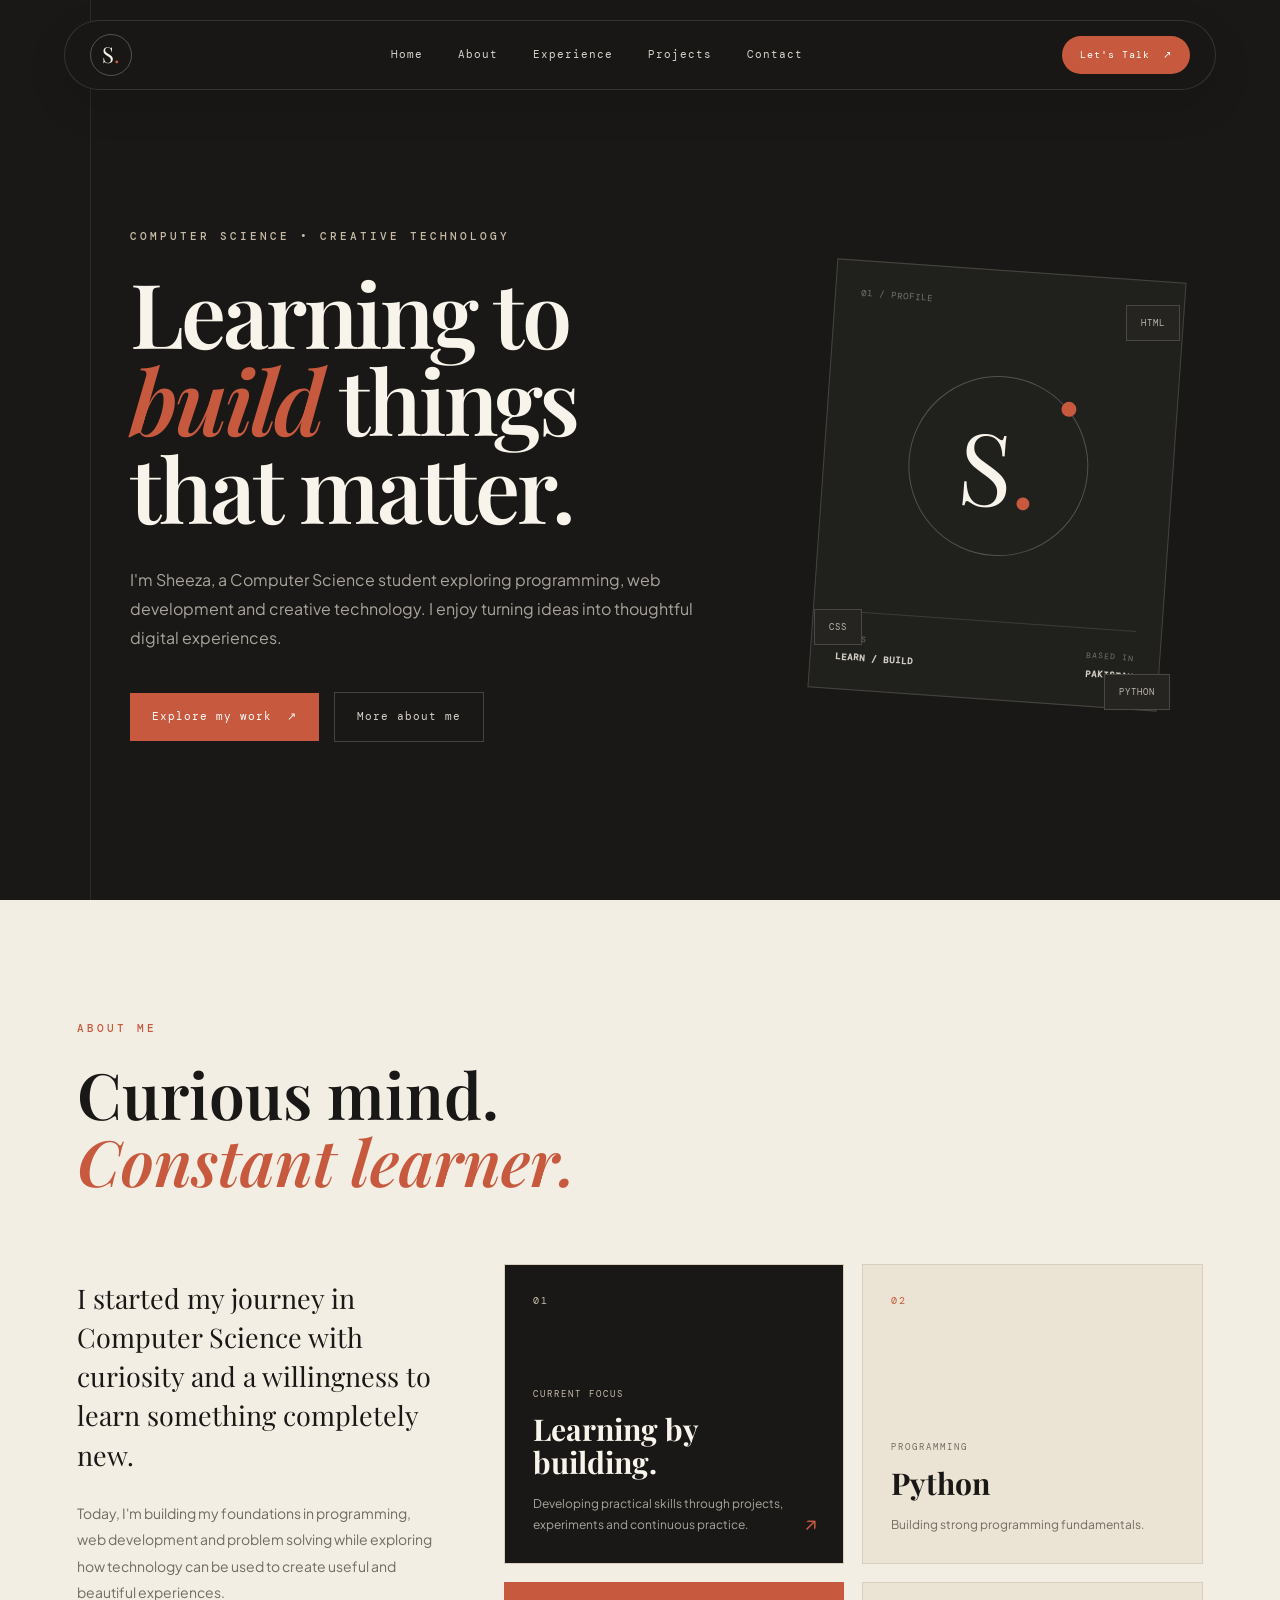
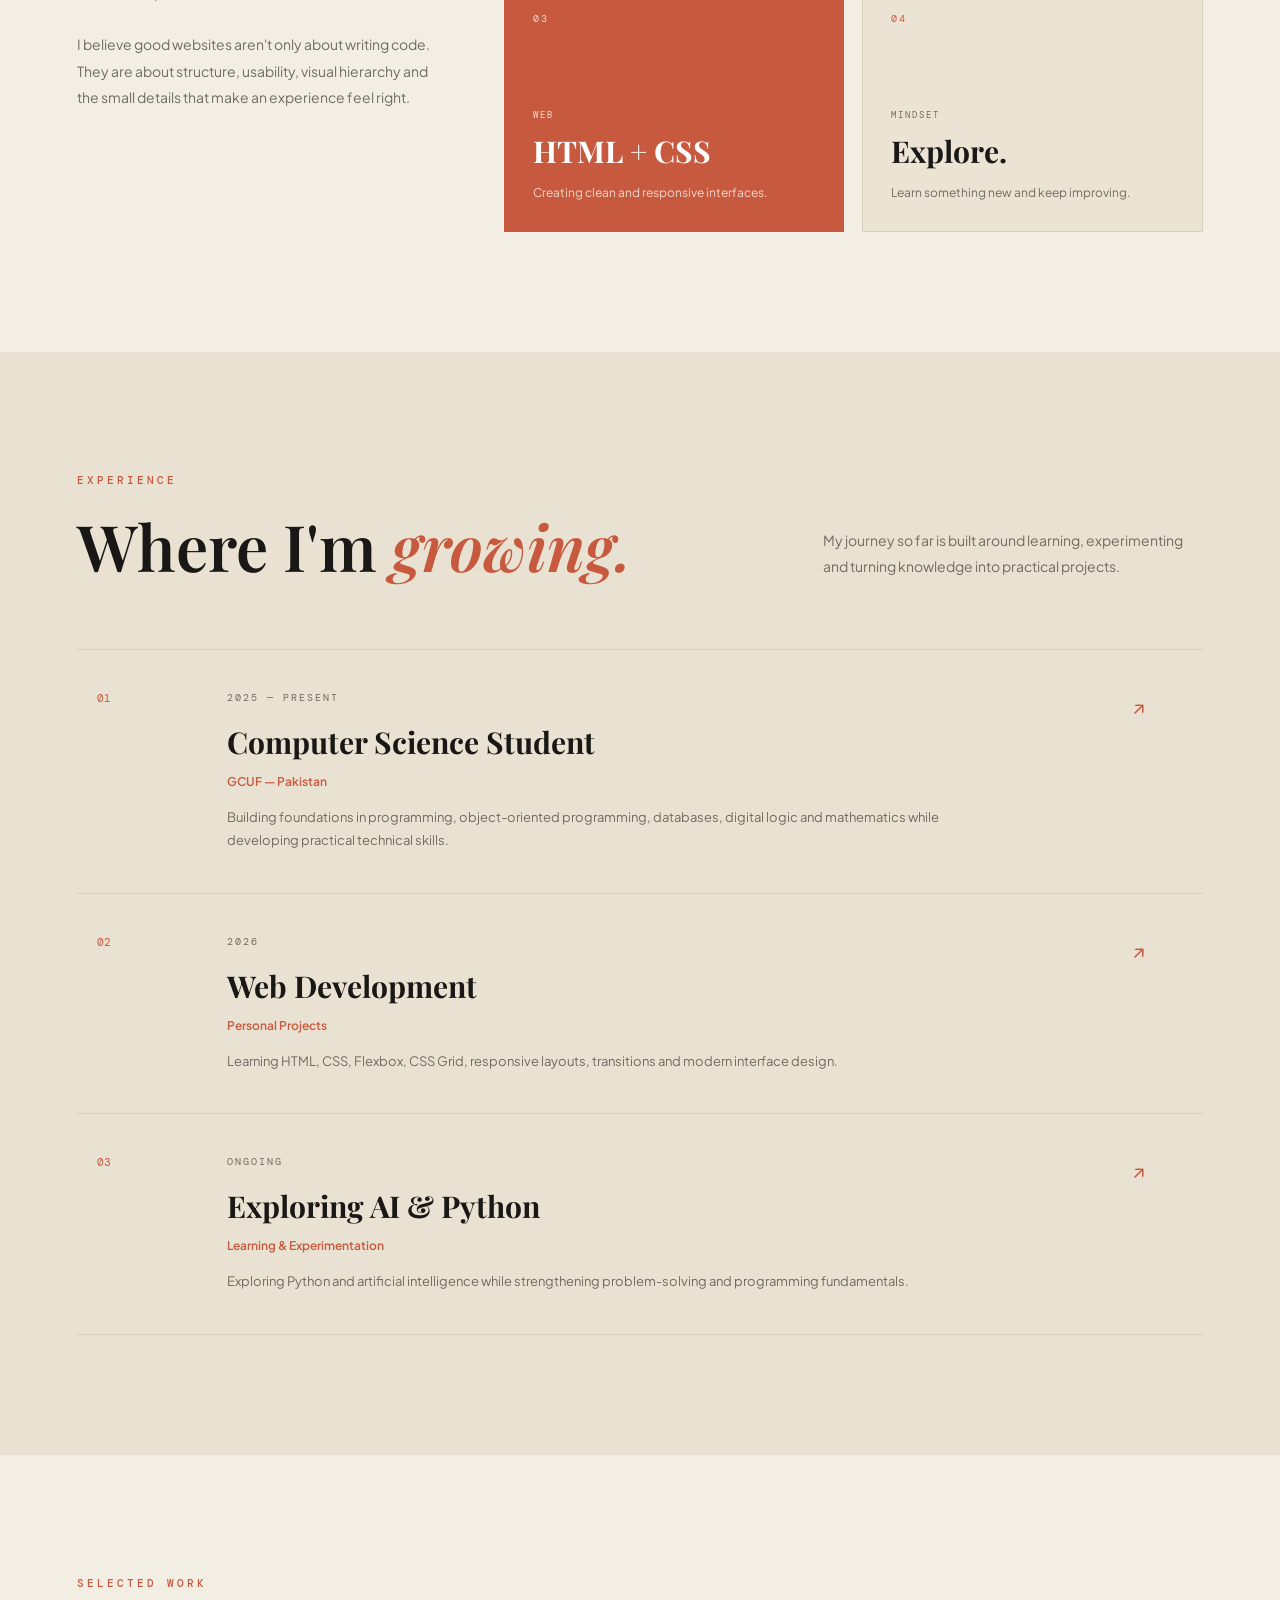
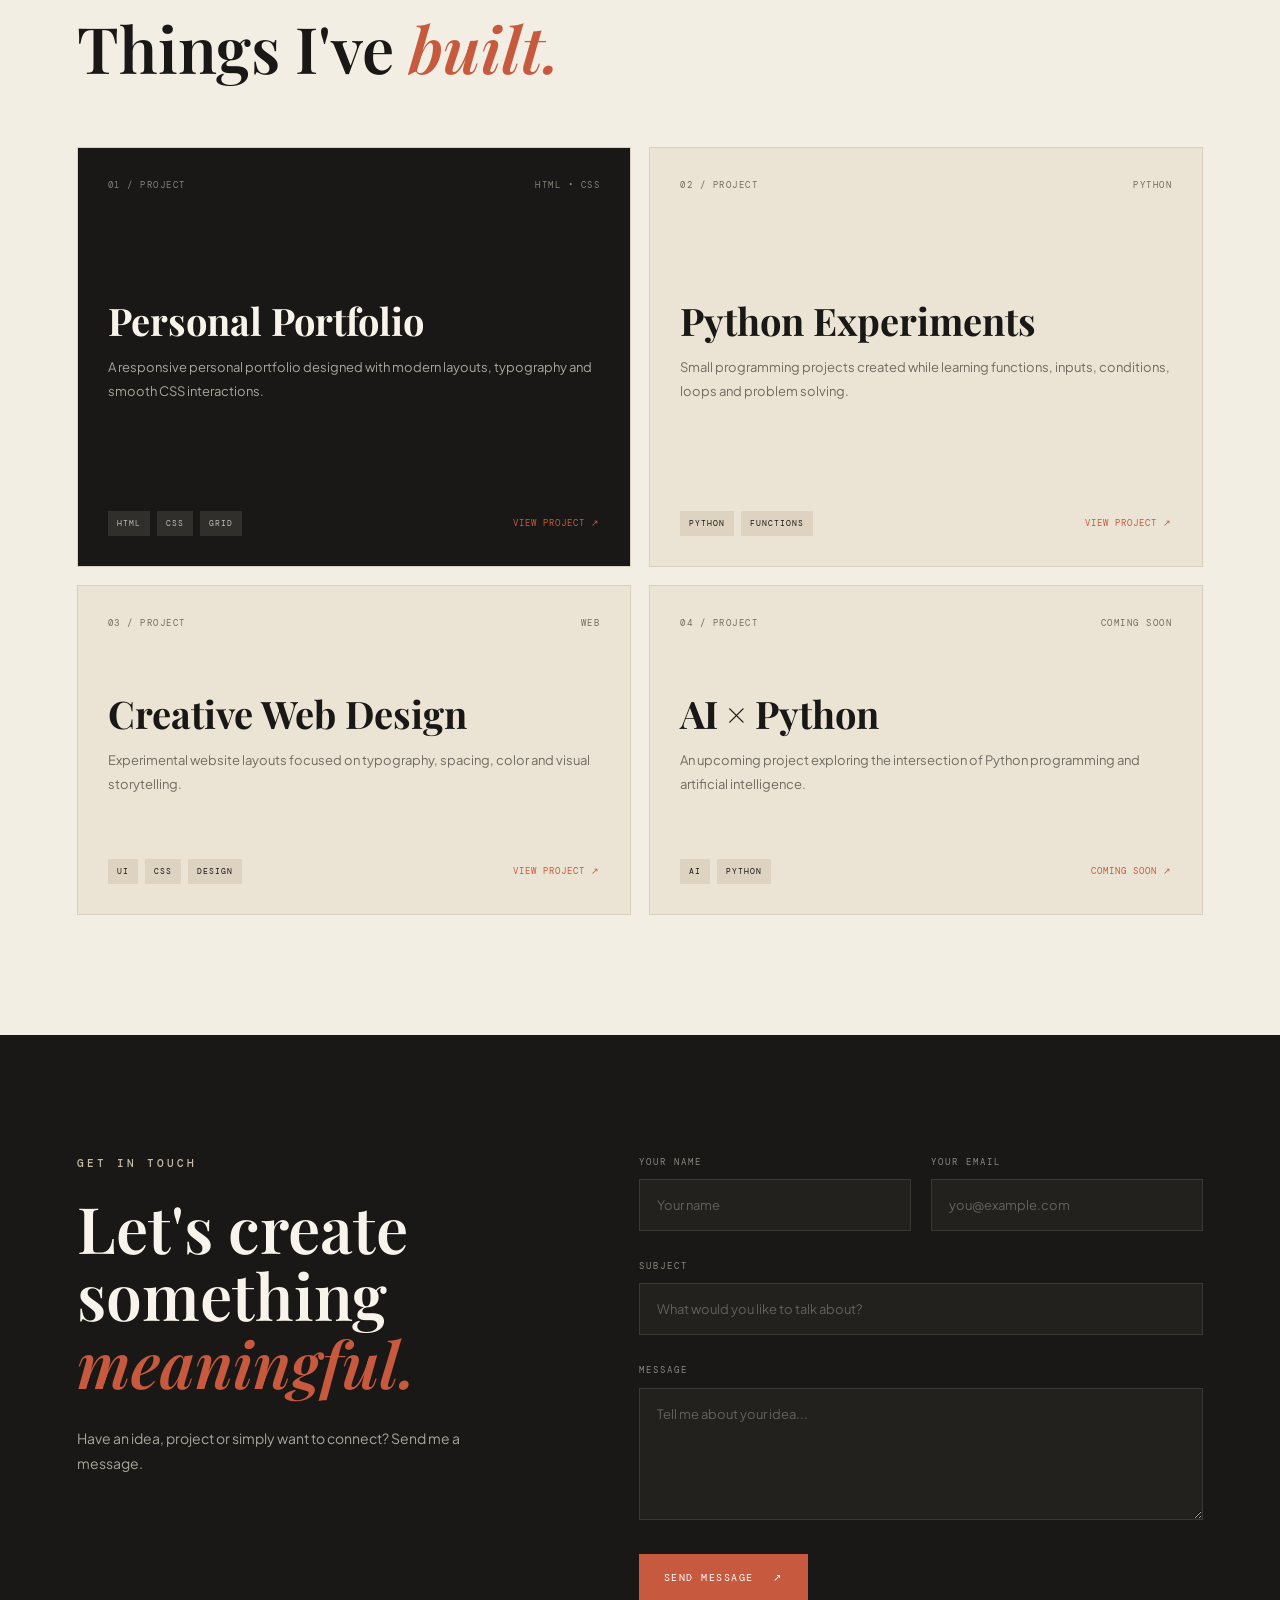
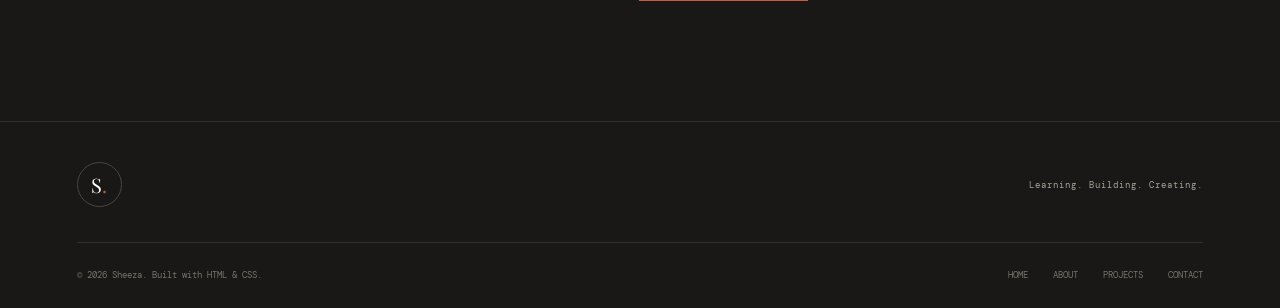
<file: index.html>
<!DOCTYPE html>
<html lang="en">

<head>
    <meta charset="UTF-8">
    <meta name="viewport" content="width=device-width, initial-scale=1.0">

    <title>Sheeza | Computer Science Student</title>

    <!-- Google Font -->
    <link rel="preconnect" href="https://fonts.googleapis.com">
    <link rel="preconnect" href="https://fonts.gstatic.com" crossorigin>

    <link href="https://fonts.googleapis.com/css2?family=DM+Mono:wght@400;500&family=Playfair+Display:wght@500;600;700&family=Plus+Jakarta+Sans:wght@400;500;600;700&display=swap"
        rel="stylesheet">

    <link rel="stylesheet" href="practice.css">
</head>

<body>

          <!-- Nav bar -->

    <header class="navbar">

        <a href="#home" class="logo">
            S<span>.</span>
        </a>

        <nav class="nav-links">
            <a href="#home">Home</a>
            <a href="#about">About</a>
            <a href="#experience">Experience</a>
            <a href="#projects">Projects</a>
            <a href="#contact">Contact</a>
        </nav>

        <a href="#contact" class="nav-button">
            Let's Talk <span>↗</span>
        </a>

    </header>


    <main>

        <!-- hero section -->

        <section class="hero" id="home">

            <div class="hero-content">

                <p class="eyebrow">
                    COMPUTER SCIENCE • CREATIVE TECHNOLOGY
                </p>

                <h1>
                    Learning to
                    <span>build</span>
                    things that matter.
                </h1>

                <p class="hero-description">
                    I'm Sheeza, a Computer Science student exploring
                    programming, web development and creative technology.
                    I enjoy turning ideas into thoughtful digital experiences.
                </p>

                <div class="hero-buttons">

                    <a href="#projects" class="primary-button">
                        Explore my work
                        <span>↗</span>
                    </a>

                    <a href="#about" class="secondary-button">
                        More about me
                    </a>

                </div>

            </div>


            <!-- HERO VISUAL -->

            <div class="hero-visual">

                <div class="hero-card">

                    <div class="card-top">
                        <span>01 / PROFILE</span>
                        <span>2026</span>
                    </div>

                    <div class="card-symbol">
                        S<span>.</span>
                    </div>

                    <div class="card-bottom">
                        <div>
                            <small>FOCUS</small>
                            <strong>LEARN / BUILD</strong>
                        </div>

                        <div>
                            <small>BASED IN</small>
                            <strong>PAKISTAN</strong>
                        </div>
                    </div>

                </div>


                <div class="floating-note note-one">
                    HTML
                </div>

                <div class="floating-note note-two">
                    CSS
                </div>

                <div class="floating-note note-three">
                    PYTHON
                </div>

            </div>

        </section>


        <!-- ABOUT -->

        <section class="about section" id="about">

            <div class="section-heading">

                <p class="eyebrow">ABOUT ME</p>

                <h2>
                    Curious mind.
                    <br>
                    <span>Constant learner.</span>
                </h2>

            </div>


            <div class="about-grid">

                <!-- INTRODUCTION -->

                <article class="about-intro">

                    <p class="large-text">
                        I started my journey in Computer Science with
                        curiosity and a willingness to learn something
                        completely new.
                    </p>

                    <p>
                        Today, I'm building my foundations in programming,
                        web development and problem solving while exploring
                        how technology can be used to create useful and
                        beautiful experiences.
                    </p>

                    <p>
                        I believe good websites aren't only about writing
                        code. They are about structure, usability,
                        visual hierarchy and the small details that make
                        an experience feel right.
                    </p>

                </article>


                <!-- SKILLS -->

                <article class="about-card card-large">

                    <span class="card-number">01</span>

                    <div>
                        <p class="card-label">CURRENT FOCUS</p>

                        <h3>
                            Learning by
                            <br>
                            building.
                        </h3>

                        <p>
                            Developing practical skills through projects,
                            experiments and continuous practice.
                        </p>
                    </div>

                    <span class="arrow">↗</span>

                </article>


                <article class="about-card">

                    <span class="card-number">02</span>

                    <div>
                        <p class="card-label">PROGRAMMING</p>

                        <h3>Python</h3>

                        <p>
                            Building strong programming fundamentals.
                        </p>
                    </div>

                </article>


                <article class="about-card accent-card">

                    <span class="card-number">03</span>

                    <div>
                        <p class="card-label">WEB</p>

                        <h3>HTML + CSS</h3>

                        <p>
                            Creating clean and responsive interfaces.
                        </p>
                    </div>

                </article>


                <article class="about-card">

                    <span class="card-number">04</span>

                    <div>
                        <p class="card-label">MINDSET</p>

                        <h3>Explore.</h3>

                        <p>
                            Learn something new and keep improving.
                        </p>
                    </div>

                </article>

            </div>

        </section>


         <!-- EXPERIENCE  -->

        <section class="experience section" id="experience">

            <div class="experience-header">

                <div>
                    <p class="eyebrow">EXPERIENCE</p>

                    <h2>
                        Where I'm
                        <span>growing.</span>
                    </h2>
                </div>

                <p class="experience-intro">
                    My journey so far is built around learning,
                    experimenting and turning knowledge into practical
                    projects.
                </p>

            </div>


            <div class="timeline">

                <!-- EXPERIENCE 01 -->

                <article class="timeline-item">

                    <div class="timeline-number">
                        01
                    </div>

                    <div class="timeline-content">

                        <p class="timeline-date">
                            2025 — PRESENT
                        </p>

                        <h3>
                            Computer Science Student
                        </h3>

                        <p class="timeline-place">
                            GCUF — Pakistan
                        </p>

                        <p>
                            Building foundations in programming,
                            object-oriented programming, databases,
                            digital logic and mathematics while
                            developing practical technical skills.
                        </p>

                    </div>

                    <div class="timeline-arrow">
                        ↗
                    </div>

                </article>


                <!-- EXPERIENCE 02 -->

                <article class="timeline-item">

                    <div class="timeline-number">
                        02
                    </div>

                    <div class="timeline-content">

                        <p class="timeline-date">
                            2026
                        </p>

                        <h3>
                            Web Development
                        </h3>

                        <p class="timeline-place">
                            Personal Projects
                        </p>

                        <p>
                            Learning HTML, CSS, Flexbox, CSS Grid,
                            responsive layouts, transitions and
                            modern interface design.
                        </p>

                    </div>

                    <div class="timeline-arrow">
                        ↗
                    </div>

                </article>


                <!-- EXPERIENCE 03 -->

                <article class="timeline-item">

                    <div class="timeline-number">
                        03
                    </div>

                    <div class="timeline-content">

                        <p class="timeline-date">
                            ONGOING
                        </p>

                        <h3>
                            Exploring AI & Python
                        </h3>

                        <p class="timeline-place">
                            Learning & Experimentation
                        </p>

                        <p>
                            Exploring Python and artificial intelligence
                            while strengthening problem-solving and
                            programming fundamentals.
                        </p>

                    </div>

                    <div class="timeline-arrow">
                        ↗
                    </div>

                </article>

            </div>

        </section>


        <!-- PROJECTS -->

        <section class="projects section" id="projects">

            <div class="section-heading">

                <p class="eyebrow">SELECTED WORK</p>

                <h2>
                    Things I've
                    <span>built.</span>
                </h2>

            </div>


            <div class="projects-grid">

                <!-- PROJECT 01 -->

                <article class="project-card project-one">

                    <div class="project-top">

                        <span>01 / PROJECT</span>

                        <span>HTML • CSS</span>

                    </div>

                    <div class="project-content">

                        <h3>
                            Personal Portfolio
                        </h3>

                        <p>
                            A responsive personal portfolio designed
                            with modern layouts, typography and
                            smooth CSS interactions.
                        </p>

                    </div>

                    <div class="project-bottom">

                        <div class="tags">
                            <span>HTML</span>
                            <span>CSS</span>
                            <span>GRID</span>
                        </div>

                        <a href="#">
                            VIEW PROJECT ↗
                        </a>

                    </div>

                </article>


                <!-- PROJECT 02 -->

                <article class="project-card project-two">

                    <div class="project-top">

                        <span>02 / PROJECT</span>

                        <span>PYTHON</span>

                    </div>

                    <div class="project-content">

                        <h3>
                            Python Experiments
                        </h3>

                        <p>
                            Small programming projects created while
                            learning functions, inputs, conditions,
                            loops and problem solving.
                        </p>

                    </div>

                    <div class="project-bottom">

                        <div class="tags">
                            <span>PYTHON</span>
                            <span>FUNCTIONS</span>
                        </div>

                        <a href="#">
                            VIEW PROJECT ↗
                        </a>

                    </div>

                </article>


                <!-- PROJECT 03 -->

                <article class="project-card project-three">

                    <div class="project-top">

                        <span>03 / PROJECT</span>

                        <span>WEB</span>

                    </div>

                    <div class="project-content">

                        <h3>
                            Creative Web Design
                        </h3>

                        <p>
                            Experimental website layouts focused on
                            typography, spacing, color and visual
                            storytelling.
                        </p>

                    </div>

                    <div class="project-bottom">

                        <div class="tags">
                            <span>UI</span>
                            <span>CSS</span>
                            <span>DESIGN</span>
                        </div>

                        <a href="#">
                            VIEW PROJECT ↗
                        </a>

                    </div>

                </article>


                <!-- PROJECT 04 -->

                <article class="project-card project-four">

                    <div class="project-top">

                        <span>04 / PROJECT</span>

                        <span>COMING SOON</span>

                    </div>

                    <div class="project-content">

                        <h3>
                            AI × Python
                        </h3>

                        <p>
                            An upcoming project exploring the intersection
                            of Python programming and artificial intelligence.
                        </p>

                    </div>

                    <div class="project-bottom">

                        <div class="tags">
                            <span>AI</span>
                            <span>PYTHON</span>
                        </div>

                        <a href="#">
                            COMING SOON ↗
                        </a>

                    </div>

                </article>

            </div>

        </section>


        <!-- CONTACT  -->

        <section class="contact section" id="contact">

            <div class="contact-heading">

                <p class="eyebrow">GET IN TOUCH</p>

                <h2>
                    Let's create
                    <br>
                    something <span>meaningful.</span>
                </h2>

                <p>
                    Have an idea, project or simply want to connect?
                    Send me a message.
                </p>

            </div>


            <form class="contact-form">

                <div class="form-row">

                    <div class="form-group">

                        <label for="name">
                            YOUR NAME
                        </label>

                        <input
                            type="text"
                            id="name"
                            placeholder="Your name"
                        >

                    </div>


                    <div class="form-group">

                        <label for="email">
                            YOUR EMAIL
                        </label>

                        <input
                            type="email"
                            id="email"
                            placeholder="you@example.com"
                        >

                    </div>

                </div>


                <div class="form-group">

                    <label for="subject">
                        SUBJECT
                    </label>

                    <input
                        type="text"
                        id="subject"
                        placeholder="What would you like to talk about?"
                    >

                </div>


                <div class="form-group">

                    <label for="message">
                        MESSAGE
                    </label>

                    <textarea
                        id="message"
                        rows="6"
                        placeholder="Tell me about your idea..."
                    ></textarea>

                </div>


                <button type="submit" class="submit-button">
                    SEND MESSAGE
                    <span>↗</span>
                </button>

            </form>

        </section>

    </main>


    <!-- FOOTER -->

    <footer>

        <div class="footer-top">

            <a href="#home" class="footer-logo">
                S<span>.</span>
            </a>

            <p>
                Learning. Building. Creating.
            </p>

        </div>


        <div class="footer-bottom">

            <p>
                © 2026 Sheeza. Built with HTML & CSS.
            </p>

            <div class="footer-links">

                <a href="#home">HOME</a>
                <a href="#about">ABOUT</a>
                <a href="#projects">PROJECTS</a>
                <a href="#contact">CONTACT</a>

            </div>

        </div>

    </footer>

</body>

</html>
</file>
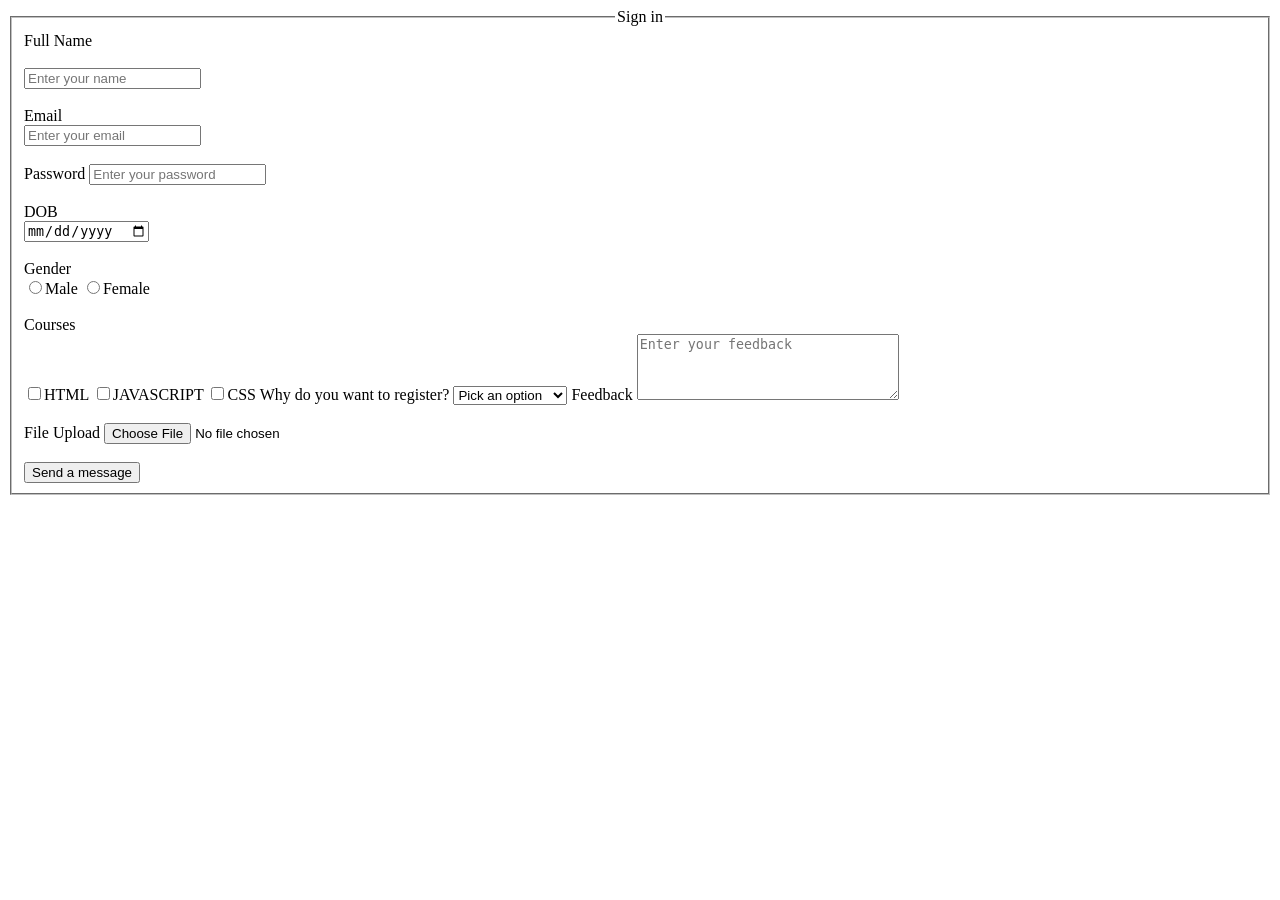
<file: flex.html>
<!DOCTYPE html>
<html lang="en">
<head>
    <meta charset="UTF-8">
    <meta name="viewport" content="width=device-width, initial-scale=1.0">
    <title>Forms</title>
</head>
<body>
    <form>
        <fieldset>
        <legend style="text-align: center;">Sign in</legend>


<label>Full Name</label> <br><br>
<input type="text" placeholder="Enter your name"><br><br>
<label>Email</label> <br>
<input type="email" placeholder="Enter your email"><br><br>
<label>Password</label>
<input type="password" placeholder="Enter your password"><br><br>

<label>DOB</label> <br>
<input type="date"><br><br>
<label>Gender</label> <br>
<input type="radio" name="gender">Male
<input type="radio" name="gender">Female
<br><br>
   <label>Courses</label><br>
   <input type="checkbox">HTML
   <input type="checkbox">JAVASCRIPT
   <input type="checkbox">CSS 

<label>Why do you want to register?</label>
<select name="reason" id="course">
    <option selected disabled>Pick an option</option>
    <option>I want to learn</option>
    <option>I want to upskill</option>
    <option>I want to earn</option>
</select>
<label>Feedback</label>
<textarea rows="4" cols="30" placeholder="Enter your feedback">
</textarea>
<br><br>

<label>File Upload</label>
<input type="file"><br><br>
<button type="submit">Send a message</button>
    </form>
</body>
</html>
</file>
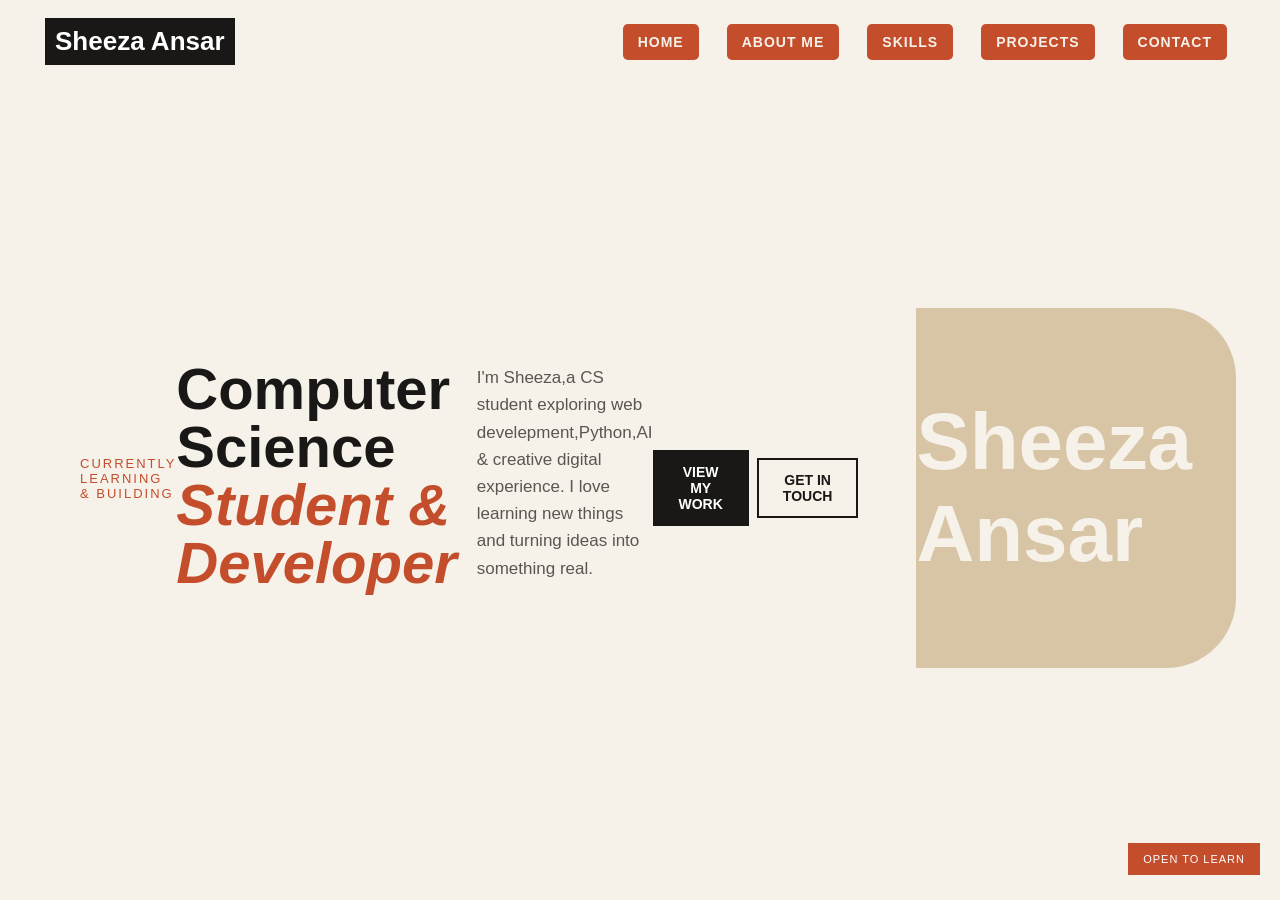
<file: new.html>
<!DOCTYPE html>
<html lang="en">
<head>
    <meta charset="UTF-8">
    <meta name="viewport" content="width=device-width, initial-scale=1.0">
    <title>Sheeza Ansar</title>
    <link rel="stylesheet" href="style.css">
</head>
<body>
    <!-- navbar -->
    <nav class="navbar">

    <div class="logo">
        <h2>Sheeza Ansar</h2>
    </div>

    <ul class="nav-links">
        <li class="nav-lists"><a href="#">Home</a></li>
        <li class="nav-lists"><a href="#">About Me</a></li>
        <li class="nav-lists"><a href="#">Skills</a></li>
        <li class="nav-lists"><a href="#">Projects</a></li>
        <li class="nav-lists"><a href="#">Contact</a></li>
    </ul>
</nav>
<!-- hero section -->
<section class="hero-section">
<div class="hero-section">
<p class="availability">CURRENTLY LEARNING & BUILDING</p>
<h1 class="hero-heading">Computer Science
    <span>Student & Developer</span>
</h1>
<p class="hero-para">I'm Sheeza,a CS student exploring web develepment,Python,AI & creative digital experience.
I love learning new things and turning ideas into something real.
</p>
<button id="btn1">VIEW MY WORK</button>
<button id="btn2">GET IN TOUCH</button>
</div>  
<div class="hero.img">
    <div class="initial-box">
        <h2>Sheeza Ansar</h2>
    </div>
<div class="work-badge">
    OPEN TO LEARN
</div>
</div>
</section>
</body>
</html>
</file>
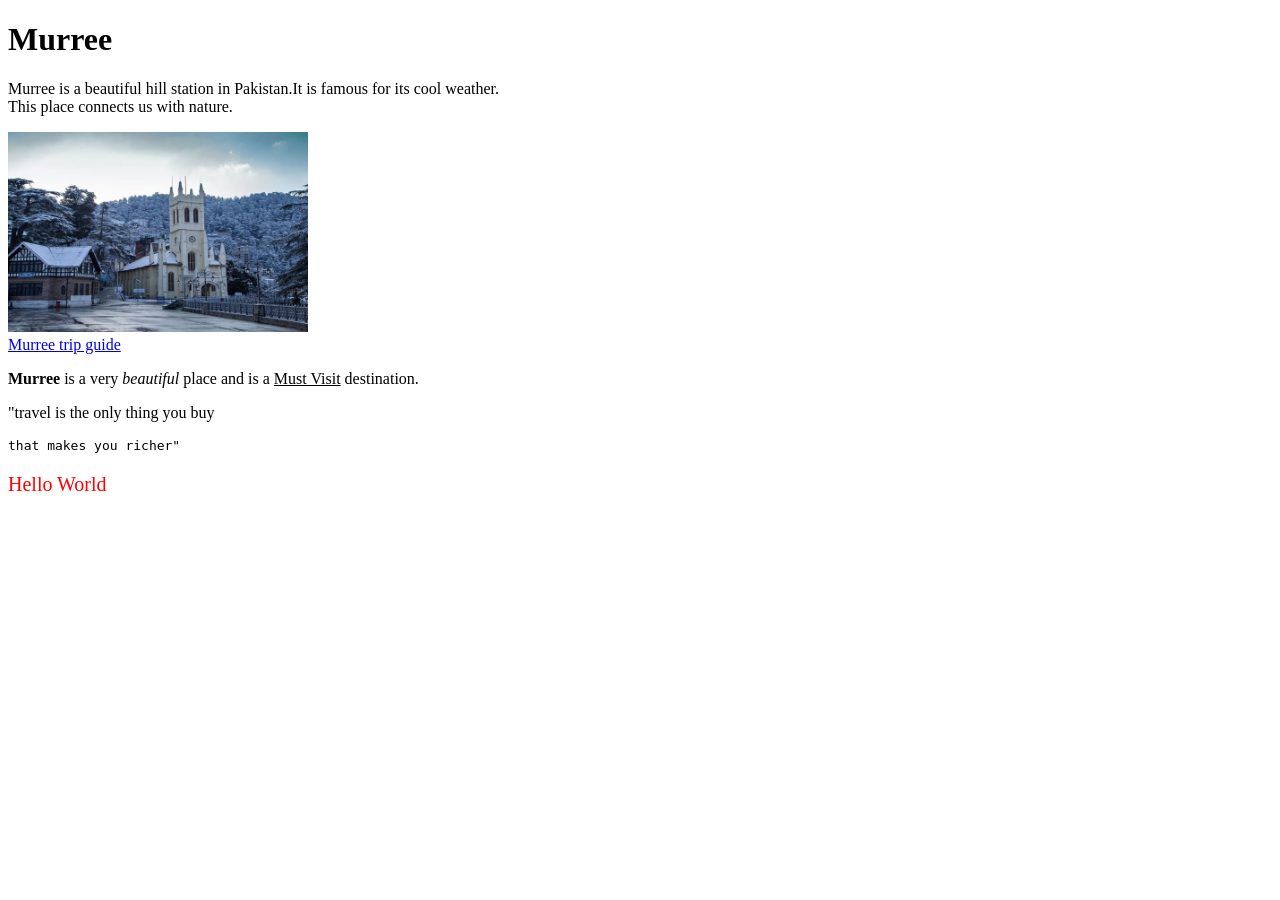
<file: xyz1.html>
<!doctype html>
<html lang="en">
  <head>
    <meta charset="UTF-8" />
    <meta name="viewport" content="width=device-width, initial-scale=1.0" />
    <title>My favourite tourist destination</title>
  </head>
  <body>
    <h1>Murree</h1>
    <p>
      Murree is a beautiful hill station in Pakistan.It is famous for its cool
      weather.
   <br>
    This place connects us with nature.</p>
    <img src="murree view.jpg" alt="Murree" width="300"> <br>
    <a
      href="https://www.tripadvisor.com/AttractionProductReview-g293960-d25308349-Full_Day_Guided_Tour_to_Murree_from_Islamabad_Pakistan-Islamabad_Islamabad_Capital.html"
      target="_blank">Murree trip guide</a>
      <p>
        <b>Murree</b> is a very <i>beautiful</i> place and is a
        <u>Must Visit</u> destination.
    </p>
<p>
  "travel is the only thing you buy
  <pre>that makes you richer"</pre>
  <p style="color: red; font-size: 20px;">
    Hello World
</p>
</p>
  </body>
</html>
</file>
<file: practice.css>
* {
    margin: 0;
    padding: 0;
    box-sizing: border-box;
}

html {
    scroll-behavior: smooth;
}

body {
    background-color: #f3eee3;
    color: #191816;
    font-family: "Plus Jakarta Sans", sans-serif;
    line-height: 1.6;
}

a {
    text-decoration: none;
    color: inherit;
}

button,
input,
textarea {
    font-family: inherit;
}


/* =========================================
   VARIABLES
========================================= */

:root {

    --dark: #191816;

    --cream: #f3eee3;

    --cream-dark: #e9e1d1;

    --card: #ebe3d3;

    --accent: #c75a3e;

    --accent-dark: #a9442e;

    --text-muted: #716c63;

    --border: #d8cfbe;

    --white: #f8f4eb;

    --heading-font: "Playfair Display", serif;

    --mono: "DM Mono", monospace;

}


/* =========================================
   GENERAL
========================================= */

.section {
    padding: 120px 6%;
}

.eyebrow {
    font-family: var(--mono);
    font-size: 11px;
    letter-spacing: 3px;
    color: var(--accent);
    font-weight: 500;
    margin-bottom: 22px;
}

.section-heading h2,
.experience h2,
.contact h2 {
    font-family: var(--heading-font);
    font-size: clamp(42px, 5vw, 76px);
    line-height: 1.05;
    font-weight: 600;
}

.section-heading h2 span,
.experience h2 span,
.contact h2 span {
    color: var(--accent);
    font-style: italic;
}


/* =========================================
   NAVBAR
========================================= */

.navbar {
    position: fixed;

    top: 20px;
    left: 5%;
    right: 5%;

    height: 70px;

    padding: 0 25px;

    display: flex;
    align-items: center;
    justify-content: space-between;

    background: rgba(25, 24, 22, 0.95);

    border: 1px solid rgba(255, 255, 255, 0.12);

    border-radius: 50px;

    z-index: 1000;

    box-shadow: 0 15px 40px rgba(0, 0, 0, 0.12);
}


/* LOGO */

.logo {
    width: 42px;
    height: 42px;

    display: flex;
    align-items: center;
    justify-content: center;

    border: 1px solid rgba(255, 255, 255, 0.25);

    border-radius: 50%;

    color: var(--white);

    font-family: var(--heading-font);
    font-size: 22px;

    transition: all 0.3s ease;
}

.logo span {
    color: var(--accent);
}

.logo:hover {
    background-color: var(--accent);
    transform: rotate(-8deg);
}


/* NAV LINKS */

.nav-links {
    display: flex;
    align-items: center;
    gap: 35px;
}

.nav-links a {
    position: relative;

    color: #d8d4cb;

    font-family: var(--mono);

    font-size: 11px;

    letter-spacing: 1px;

    transition: color 0.3s ease;
}


/* UNDERLINE */

.nav-links a::after {
    content: "";

    position: absolute;

    left: 0;
    bottom: -7px;

    width: 0;
    height: 1px;

    background-color: var(--accent);

    transition: width 0.3s ease;
}

.nav-links a:hover {
    color: #ffffff;
}

.nav-links a:hover::after {
    width: 100%;
}


/* NAV BUTTON */

.nav-button {
    padding: 11px 18px;

    background-color: var(--accent);

    color: white;

    border-radius: 30px;

    font-family: var(--mono);

    font-size: 10px;

    letter-spacing: 1px;

    transition: all 0.3s ease;
}

.nav-button span {
    margin-left: 6px;
}

.nav-button:hover {
    background-color: var(--accent-dark);

    transform: translateY(-3px);

    box-shadow: 0 8px 20px rgba(199, 90, 62, 0.3);
}


/* =========================================
   HERO
========================================= */

.hero {
    min-height: 100vh;

    padding: 170px 7% 100px;

    background-color: var(--dark);

    color: var(--white);

    display: grid;

    grid-template-columns: 1.25fr 0.75fr;

    align-items: center;

    gap: 70px;

    overflow: hidden;

    position: relative;
}


/* DECORATIVE LINE */

.hero::before {
    content: "";

    position: absolute;

    width: 1px;
    height: 100%;

    background: rgba(255, 255, 255, 0.08);

    left: 7%;

    top: 0;
}


/* HERO CONTENT */

.hero-content {
    position: relative;

    z-index: 2;

    padding-left: 40px;
}

.hero .eyebrow {
    color: #c8bca9;
}

.hero h1 {
    max-width: 850px;

    font-family: var(--heading-font);

    font-size: clamp(55px, 7vw, 105px);

    line-height: 0.98;

    letter-spacing: -3px;

    font-weight: 600;

    margin-bottom: 35px;
}

.hero h1 span {
    color: var(--accent);

    font-style: italic;
}

.hero-description {
    max-width: 600px;

    color: #aaa59c;

    font-size: 16px;

    line-height: 1.8;

    margin-bottom: 40px;
}


/* HERO BUTTONS */

.hero-buttons {
    display: flex;

    align-items: center;

    gap: 15px;
}

.primary-button,
.secondary-button {
    display: inline-flex;

    align-items: center;

    gap: 15px;

    padding: 15px 22px;

    font-family: var(--mono);

    font-size: 11px;

    letter-spacing: 1px;

    transition: all 0.35s ease;
}

.primary-button {
    background-color: var(--accent);

    color: white;
}

.primary-button:hover {
    background-color: #df6748;

    transform: translateY(-4px);
}

.secondary-button {
    border: 1px solid #45433e;

    color: #d7d2c9;
}

.secondary-button:hover {
    border-color: var(--accent);

    color: var(--accent);

    transform: translateY(-4px);
}


/* =========================================
   HERO VISUAL
========================================= */

.hero-visual {
    min-height: 500px;

    display: flex;

    align-items: center;

    justify-content: center;

    position: relative;
}


/* MAIN CARD */

.hero-card {
    width: 350px;
    height: 430px;

    padding: 25px;

    border: 1px solid #45433e;

    background-color: #20201d;

    display: flex;

    flex-direction: column;

    justify-content: space-between;

    transform: rotate(4deg);

    transition: all 0.5s ease;

    position: relative;

    z-index: 2;
}

.hero-card:hover {
    transform: rotate(0deg) translateY(-10px);

    border-color: var(--accent);

    box-shadow: 20px 25px 50px rgba(0, 0, 0, 0.3);
}


/* CARD TOP */

.card-top {
    display: flex;

    justify-content: space-between;

    font-family: var(--mono);

    font-size: 9px;

    color: #77736b;

    letter-spacing: 1px;
}


/* CARD SYMBOL */

.card-symbol {
    width: 180px;
    height: 180px;

    margin: auto;

    border-radius: 50%;

    border: 1px solid #555149;

    display: flex;

    align-items: center;
    justify-content: center;

    font-family: var(--heading-font);

    font-size: 100px;

    color: var(--white);

    position: relative;
}

.card-symbol::after {
    content: "";

    position: absolute;

    width: 15px;
    height: 15px;

    border-radius: 50%;

    background-color: var(--accent);

    right: 15px;
    top: 20px;
}

.card-symbol span {
    color: var(--accent);
}


/* CARD BOTTOM */

.card-bottom {
    display: flex;

    justify-content: space-between;

    border-top: 1px solid #3d3b36;

    padding-top: 20px;
}

.card-bottom div {
    display: flex;

    flex-direction: column;

    gap: 5px;
}

.card-bottom small {
    font-family: var(--mono);

    font-size: 8px;

    color: #77736b;

    letter-spacing: 1px;
}

.card-bottom strong {
    font-family: var(--mono);

    font-size: 9px;

    color: #d3cec4;

    letter-spacing: 1px;
}


/* FLOATING NOTES */

.floating-note {
    position: absolute;

    padding: 10px 14px;

    border: 1px solid #4a4842;

    background-color: #252420;

    color: #bdb7ad;

    font-family: var(--mono);

    font-size: 9px;

    letter-spacing: 1px;

    transition: all 0.3s ease;

    z-index: 3;
}

.floating-note:hover {
    background-color: var(--accent);

    color: white;

    border-color: var(--accent);

    transform: translateY(-5px);
}

.note-one {
    top: 70px;
    right: 10px;
}

.note-two {
    bottom: 90px;
    left: 10px;
}

.note-three {
    bottom: 25px;
    right: 20px;
}


/* =========================================
   ABOUT
========================================= */

.about {
    background-color: var(--cream);
}


/* ABOUT GRID */

.about-grid {
    margin-top: 70px;

    display: grid;

    grid-template-columns: 1.2fr 1fr 1fr;

    grid-template-rows: auto auto;

    gap: 18px;
}


/* INTRO */

.about-intro {
    grid-row: span 2;

    padding: 15px 50px 20px 0;

    max-width: 600px;
}

.about-intro p {
    color: var(--text-muted);

    font-size: 14px;

    line-height: 1.9;

    margin-bottom: 25px;
}

.about-intro .large-text {
    font-family: var(--heading-font);

    font-size: 27px;

    line-height: 1.45;

    color: var(--dark);
}


/* ABOUT CARDS */

.about-card {
    min-height: 250px;

    padding: 28px;

    border: 1px solid var(--border);

    background-color: var(--card);

    position: relative;

    display: flex;

    flex-direction: column;

    justify-content: space-between;

    transition: all 0.4s ease;
}

.about-card:hover {
    transform: translateY(-7px);

    border-color: var(--accent);

    box-shadow: 0 18px 35px rgba(40, 35, 25, 0.08);
}

.card-number {
    font-family: var(--mono);

    color: var(--accent);

    font-size: 10px;

    letter-spacing: 2px;
}

.card-label {
    font-family: var(--mono);

    font-size: 9px;

    color: var(--text-muted);

    letter-spacing: 2px;

    margin-bottom: 12px;
}

.about-card h3 {
    font-family: var(--heading-font);

    font-size: 30px;

    line-height: 1.1;

    margin-bottom: 15px;
}

.about-card p:not(.card-label) {
    color: var(--text-muted);

    font-size: 12px;

    line-height: 1.7;
}

.arrow {
    position: absolute;

    right: 25px;
    bottom: 25px;

    color: var(--accent);

    font-size: 20px;
}

.card-large {
    background-color: var(--dark);

    color: var(--white);

    min-height: 300px;
}

.card-large p:not(.card-label) {
    color: #aaa59c;
}

.card-large .card-number,
.card-large .card-label {
    color: #c8bca9;
}

.accent-card {
    background-color: var(--accent);

    color: white;

    border-color: var(--accent);
}

.accent-card .card-number,
.accent-card .card-label,
.accent-card p {
    color: #f5d7cd !important;
}

.accent-card:hover {
    background-color: var(--accent-dark);

    border-color: var(--accent-dark);
}


/* =========================================
   EXPERIENCE
========================================= */

.experience {
    background-color: var(--cream-dark);
}

.experience-header {
    display: flex;

    justify-content: space-between;

    align-items: end;

    gap: 50px;

    margin-bottom: 70px;
}

.experience-intro {
    max-width: 380px;

    color: var(--text-muted);

    font-size: 14px;

    line-height: 1.8;
}


/* TIMELINE */

.timeline {
    border-top: 1px solid var(--border);
}

.timeline-item {
    display: grid;

    grid-template-columns: 100px 1fr 50px;

    gap: 30px;

    padding: 40px 20px;

    border-bottom: 1px solid var(--border);

    transition: all 0.4s ease;

    position: relative;
}

.timeline-item:hover {
    background-color: #f1e9da;

    padding-left: 35px;
}

.timeline-number {
    font-family: var(--mono);

    font-size: 11px;

    color: var(--accent);
}

.timeline-content {
    max-width: 750px;
}

.timeline-date {
    font-family: var(--mono);

    color: var(--text-muted);

    font-size: 10px;

    letter-spacing: 2px;

    margin-bottom: 12px;
}

.timeline-content h3 {
    font-family: var(--heading-font);

    font-size: 30px;

    margin-bottom: 6px;
}

.timeline-place {
    color: var(--accent);

    font-size: 12px;

    font-weight: 600;

    margin-bottom: 15px;
}

.timeline-content > p:last-child {
    color: var(--text-muted);

    font-size: 13px;

    line-height: 1.8;
}

.timeline-arrow {
    color: var(--accent);

    font-size: 20px;

    transition: transform 0.3s ease;
}

.timeline-item:hover .timeline-arrow {
    transform: translate(5px, -5px);
}


/* =========================================
   PROJECTS
========================================= */

.projects {
    background-color: var(--cream);
}

.projects-grid {
    margin-top: 65px;

    display: grid;

    grid-template-columns: repeat(2, 1fr);

    gap: 18px;
}

.project-card {
    min-height: 360px;

    padding: 30px;

    border: 1px solid var(--border);

    background-color: var(--card);

    display: flex;

    flex-direction: column;

    justify-content: space-between;

    transition: all 0.4s ease;

    position: relative;

    overflow: hidden;
}


/* LARGE PROJECT */

.project-one {
    min-height: 420px;

    background-color: var(--dark);

    color: var(--white);
}

.project-two {
    min-height: 420px;
}

.project-three,
.project-four {
    min-height: 330px;
}


/* HOVER */

.project-card::before {
    content: "";

    position: absolute;

    width: 0;
    height: 4px;

    left: 0;
    top: 0;

    background-color: var(--accent);

    transition: width 0.4s ease;
}

.project-card:hover::before {
    width: 100%;
}

.project-card:hover {
    transform: translateY(-8px);

    border-color: var(--accent);

    box-shadow: 0 20px 40px rgba(30, 25, 20, 0.08);
}


/* PROJECT TOP */

.project-top {
    display: flex;

    justify-content: space-between;

    font-family: var(--mono);

    font-size: 9px;

    letter-spacing: 1.5px;

    color: var(--text-muted);
}

.project-one .project-top {
    color: #87827a;
}


/* PROJECT CONTENT */

.project-content {
    max-width: 650px;
}

.project-content h3 {
    font-family: var(--heading-font);

    font-size: 38px;

    line-height: 1.1;

    margin-bottom: 15px;
}

.project-content p {
    color: var(--text-muted);

    font-size: 13px;

    line-height: 1.8;

    max-width: 600px;
}

.project-one .project-content p {
    color: #aaa59c;
}


/* PROJECT BOTTOM */

.project-bottom {
    display: flex;

    align-items: center;

    justify-content: space-between;

    gap: 20px;
}

.tags {
    display: flex;

    gap: 7px;

    flex-wrap: wrap;
}

.tags span {
    padding: 6px 9px;

    background-color: #ddd3c0;

    font-family: var(--mono);

    font-size: 8px;

    letter-spacing: 1px;
}

.project-one .tags span {
    background-color: #302f2b;

    color: #c3beb5;
}

.project-bottom a {
    font-family: var(--mono);

    font-size: 9px;

    letter-spacing: 1px;

    color: var(--accent);

    transition: transform 0.3s ease;
}

.project-bottom a:hover {
    transform: translateX(6px);
}


/* =========================================
   CONTACT
========================================= */

.contact {
    background-color: var(--dark);

    color: var(--white);

    display: grid;

    grid-template-columns: 0.9fr 1.1fr;

    gap: 100px;

    align-items: start;
}

.contact-heading {
    position: sticky;

    top: 120px;
}

.contact-heading .eyebrow {
    color: #c8bca9;
}

.contact-heading p:last-child {
    max-width: 400px;

    color: #aaa59c;

    font-size: 14px;

    line-height: 1.8;

    margin-top: 30px;
}


/* FORM */

.contact-form {
    width: 100%;
}

.form-row {
    display: grid;

    grid-template-columns: 1fr 1fr;

    gap: 20px;
}

.form-group {
    margin-bottom: 28px;
}

.form-group label {
    display: block;

    margin-bottom: 10px;

    font-family: var(--mono);

    font-size: 9px;

    letter-spacing: 2px;

    color: #8d8880;
}

.form-group input,
.form-group textarea {
    width: 100%;

    padding: 17px;

    border: 1px solid #393834;

    background-color: #22211e;

    color: white;

    outline: none;

    font-size: 13px;

    transition: all 0.3s ease;
}

.form-group textarea {
    resize: vertical;
}

.form-group input::placeholder,
.form-group textarea::placeholder {
    color: #65615b;
}

.form-group input:focus,
.form-group textarea:focus {
    border-color: var(--accent);

    background-color: #282722;

    box-shadow: 0 0 0 2px rgba(199, 90, 62, 0.08);
}


/* SUBMIT */

.submit-button {
    border: none;

    padding: 17px 25px;

    background-color: var(--accent);

    color: white;

    cursor: pointer;

    font-family: var(--mono);

    font-size: 10px;

    letter-spacing: 1.5px;

    transition: all 0.35s ease;
}

.submit-button span {
    margin-left: 12px;
}

.submit-button:hover {
    background-color: #df6748;

    transform: translateY(-4px);

    box-shadow: 0 12px 25px rgba(199, 90, 62, 0.25);
}


/* =========================================
   FOOTER
========================================= */

footer {
    padding: 40px 6% 25px;

    background-color: var(--dark);

    color: #aaa59c;

    border-top: 1px solid #302f2b;
}

.footer-top {
    display: flex;

    justify-content: space-between;

    align-items: center;

    padding-bottom: 35px;
}

.footer-logo {
    width: 45px;
    height: 45px;

    border: 1px solid #484640;

    border-radius: 50%;

    display: flex;

    justify-content: center;

    align-items: center;

    font-family: var(--heading-font);

    font-size: 20px;

    color: white;

    transition: all 0.3s ease;
}

.footer-logo span {
    color: var(--accent);
}

.footer-logo:hover {
    background-color: var(--accent);

    border-color: var(--accent);
}

.footer-top p {
    font-family: var(--mono);

    font-size: 9px;

    letter-spacing: 1px;
}

.footer-bottom {
    padding-top: 25px;

    border-top: 1px solid #302f2b;

    display: flex;

    justify-content: space-between;

    gap: 30px;
}

.footer-bottom p {
    font-family: var(--mono);

    font-size: 9px;

    color: #77736b;
}

.footer-links {
    display: flex;

    gap: 25px;
}

.footer-links a {
    font-family: var(--mono);

    font-size: 9px;

    color: #77736b;

    transition: color 0.3s ease;
}

.footer-links a:hover {
    color: var(--accent);
}


/* =========================================
   RESPONSIVE — TABLET
========================================= */

@media (max-width: 950px) {

    .nav-links {
        gap: 18px;
    }

    .hero {
        grid-template-columns: 1fr;

        padding-top: 150px;
    }

    .hero-content {
        padding-left: 20px;
    }

    .hero-visual {
        min-height: 450px;
    }

    .about-grid {
        grid-template-columns: 1fr 1fr;
    }

    .about-intro {
        grid-column: span 2;

        grid-row: auto;

        max-width: 800px;

        padding-right: 0;
    }

    .experience-header {
        flex-direction: column;

        align-items: flex-start;
    }

    .contact {
        grid-template-columns: 1fr;

        gap: 60px;
    }

    .contact-heading {
        position: static;
    }
}


/* =========================================
   RESPONSIVE — MOBILE
========================================= */

@media (max-width: 700px) {

    .navbar {
        left: 4%;
        right: 4%;

        padding: 0 15px;
    }

    .nav-links {
        display: none;
    }

    .nav-button {
        padding: 10px 14px;
    }


    /* HERO */

    .hero {
        padding: 140px 7% 80px;

        gap: 30px;
    }

    .hero-content {
        padding-left: 0;
    }

    .hero h1 {
        font-size: clamp(48px, 14vw, 75px);

        letter-spacing: -2px;
    }

    .hero-description {
        font-size: 14px;
    }

    .hero-buttons {
        flex-direction: column;

        align-items: flex-start;
    }

    .hero-visual {
        min-height: 400px;
    }

    .hero-card {
        width: 280px;
        height: 360px;
    }

    .card-symbol {
        width: 140px;
        height: 140px;

        font-size: 75px;
    }

    .floating-note {
        display: none;
    }


    /* SECTIONS */

    .section {
        padding: 85px 7%;
    }

    .section-heading h2,
    .experience h2,
    .contact h2 {
        font-size: 48px;
    }


    /* ABOUT */

    .about-grid {
        grid-template-columns: 1fr;

        margin-top: 45px;
    }

    .about-intro {
        grid-column: auto;
    }

    .about-card {
        min-height: 220px;
    }


    /* EXPERIENCE */

    .timeline-item {
        grid-template-columns: 40px 1fr;

        gap: 15px;

        padding: 35px 5px;
    }

    .timeline-arrow {
        display:none;
    }
    .timeline-content h3{
        font-size: 26px;
    }
    /* project */
    .project-grid{
        grid-template-columns: 1fr;
        margin-top:45px;
    }
    .project-card,.project-one,.project-two{
        min-height: 350px;
    }
    .project-content h3{
        font-size: 32px;
    }
    .project-bottom{
        flex-direction: column;
        align-items: flex-start;
    }
    /* contact */
    .contact{
        gap: 45px;
    }
    .form-row{
        grid-template-columns: 1fr;
        gap:0;
    }
 /* footer */
    .footer-top,.footer-bottom{
        flex-direction: column;
        align-items: flex-start;
    }
    .footer-links{
        flex-wrap: wrap;
        gap:15px;
    }
}
</file>
<file: style.css>
* {
    margin: 0;
    padding: 0;
    box-sizing: border-box;
}

body {
    font-family: Arial, sans-serif;
    background-color: rgb(246, 242, 234);
    color: rgb(25, 24, 22);
}


/* Navbar */

.navbar {
    display: flex;
    justify-content: space-between;
    align-items: center;
    padding: 18px 45px;
    background-color: rgb(246, 242, 234);
}

.logo {
    display: flex;
    justify-content: center;
    align-items: center;
}

.logo h2 {
    background-color: rgb(25, 24, 22);
    font-size: 26px;
    font-weight: bold;
    color: white;
    padding: 8px 10px;
}

.nav-links {
    display: flex;
    list-style: none;
    gap: 12px;
}

.nav-lists {
    margin: 0 8px;
    background-color: rgb(196, 77, 43);
    /* padding: 10px 5px; */
    border-radius: 5px;
}

.nav-lists a {
    font-family: Arial, Helvetica, sans-serif;
    display: block;
    text-decoration: none;
    color: rgb(246,242,234);
    font-size: 14px;
    font-weight: bold;
    padding: 10px 15px;
    text-transform: uppercase;
    letter-spacing: 1px;
    transition: all 0.3s ease;
}

.nav-lists a:hover {
    background-color:  rgb(182, 162, 158);
    color: white;
}


/* Hero Section */

.hero-section {
    background-color: rgb(246, 242, 234);
    width: 100%;
    height: 90vh;
    display: flex;
    justify-content: space-between;
    align-items: center;
    padding: 0 50px;
}


/* Hero Content */

.hero-content {
    width: 50%;
}

.availability {
    color: rgb(196, 77, 43);
    font-size: 13px;
    letter-spacing: 2px;
    margin-bottom: 20px;
    position: relative;
    left: -20px;
}

.hero-heading {
    font-size: 58px;
    line-height: 1;
    margin-bottom: 25px;
    position: relative;
    left: -20px;
}

.hero-heading span {
    color: rgb(196, 77, 43);
    font-style: italic;
}

.hero-para {
    font-size: 17px;
    max-width: 550px;
    margin-bottom: 30px;
    line-height: 1.6;
    color: rgb(90, 87, 81);
}


/* Buttons */
#btn1,
#btn2 {
    padding: 12px 24px;
    font-size: 14px;
    font-weight: bold;
    margin: 0 8px 0 0;
    cursor: pointer;
    transition: all 0.3s ease-in-out;
}

#btn1 {
    background-color: rgb(25, 24, 22);
    color: white;
    border: 2px solid rgb(25, 24, 22);
}

#btn1:hover {
    background-color: rgb(196, 77, 43);
    border-color: rgb(196, 77, 43);
}

#btn2 {
    background-color: transparent;
    border: 2px solid rgb(25, 24, 22);
    color: rgb(25, 24, 22);
}

#btn2:hover {
    background-color: rgb(25, 24, 22);
    color: white;
}


/* Right Side */

.hero-img {
    width: 40%;

    position: relative;
    display: flex;
    justify-content: center;
    align-items: center;
}

.initial-box {
    width: 320px;
    height: 360px;
    background-color: rgb(215, 197, 166);
    border-radius: 0 70px 70px 0;
    display: flex;
    justify-content: center;
    align-items: center;
}

.initial-box h2 {
    font-size: 80px;
    color: rgb(246, 242, 234);
}


/* Badge */

.work-badge {
    position: fixed;
    bottom: 25px;
    right: 20px;
    background-color: rgb(196, 77, 43);
    color: white;
    padding: 10px 15px;
   font-size: 11px;
    letter-spacing: 1px;
}
</file>
